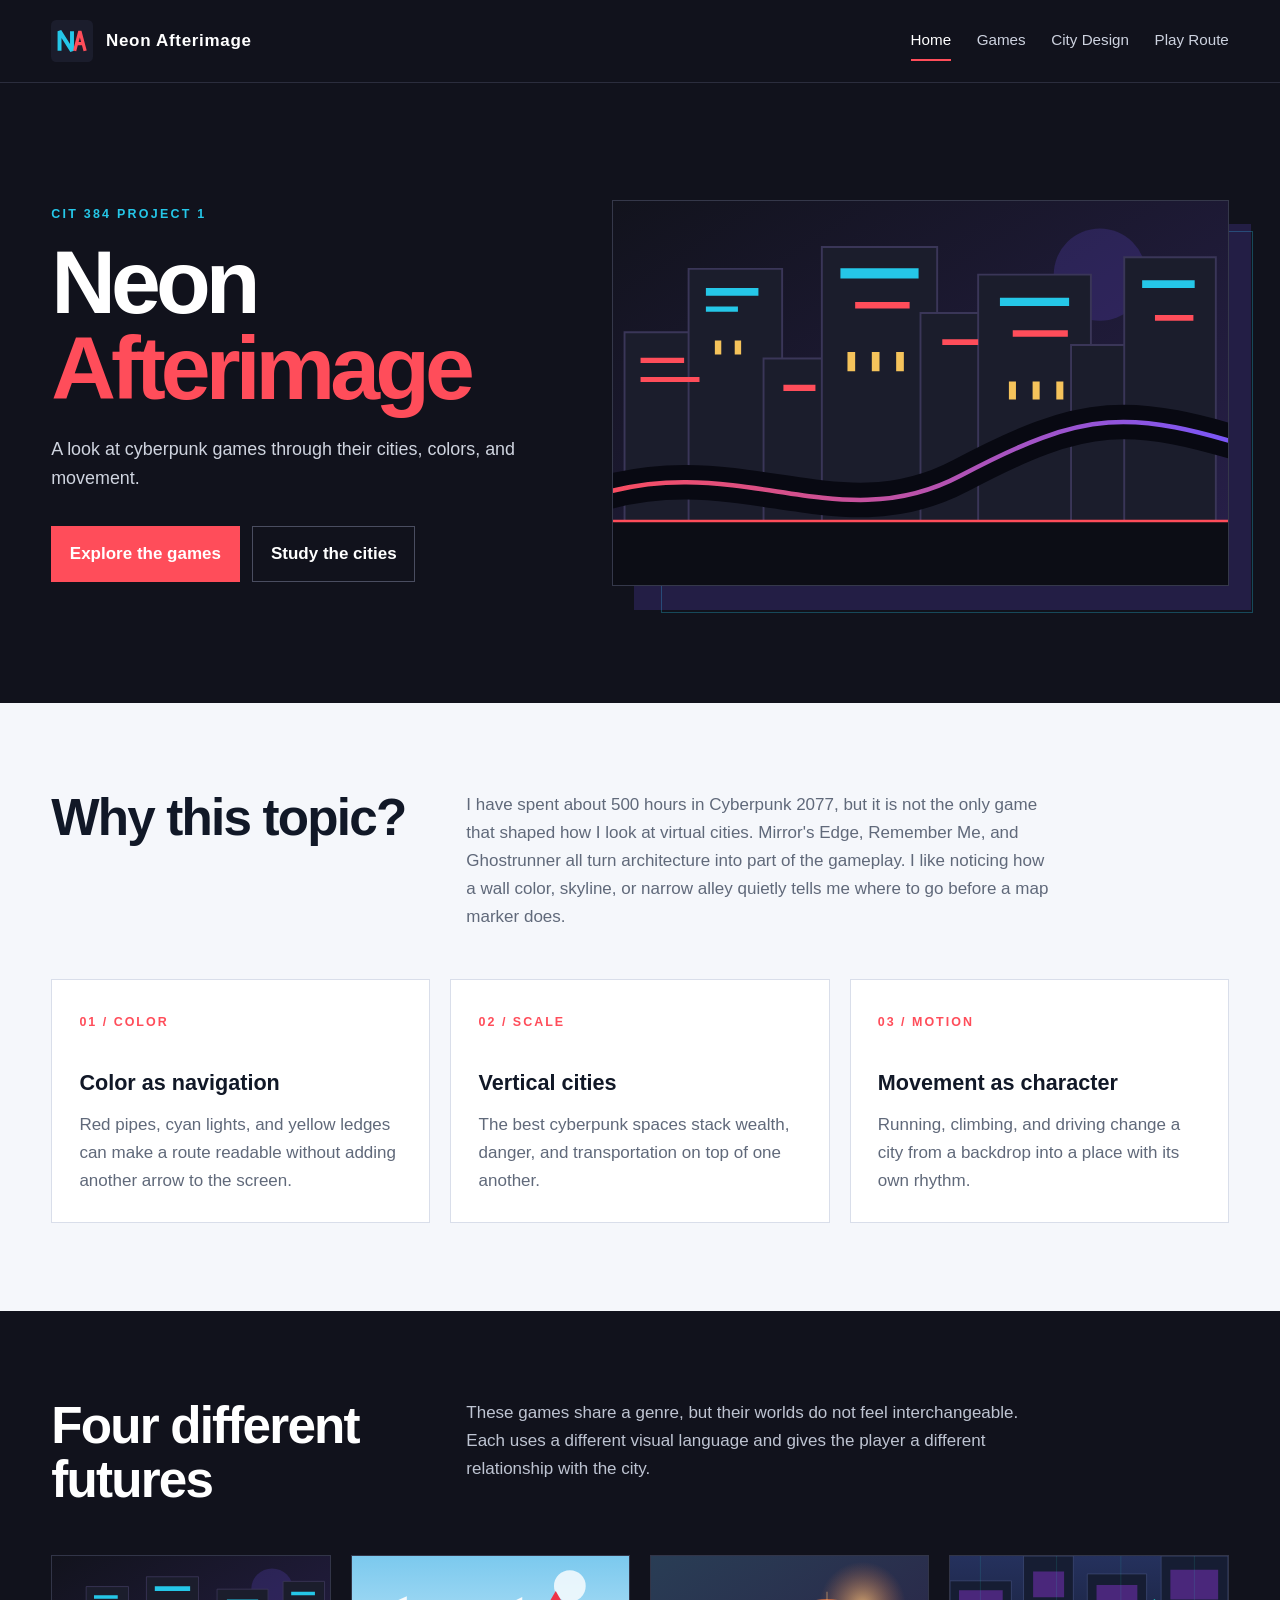
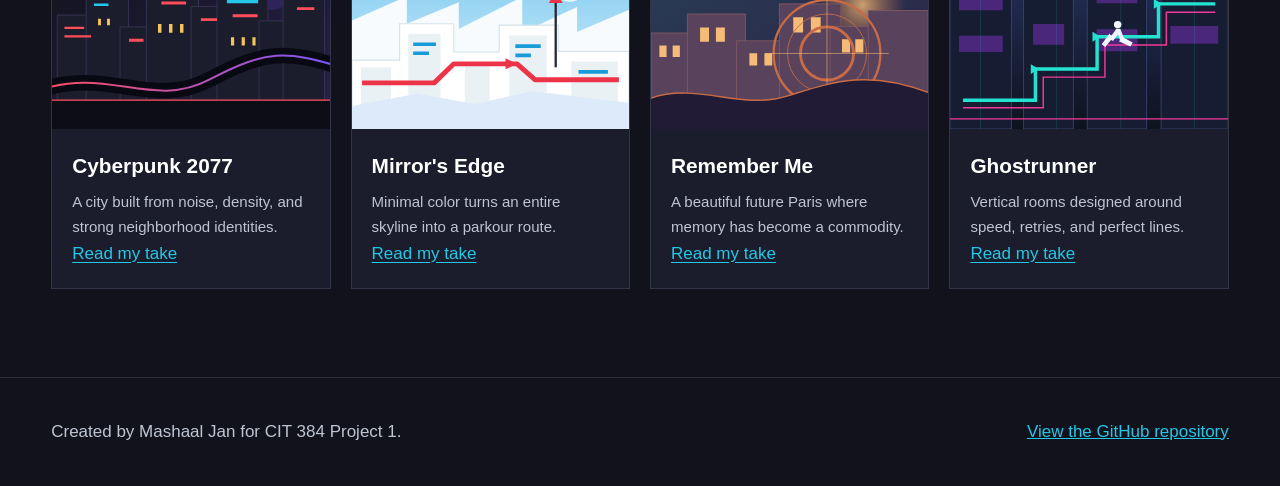
<file: index.html>
<!doctype html>
<html lang="en">
<head>
  <meta charset="utf-8">
  <meta name="viewport" content="width=device-width, initial-scale=1">
  <meta name="description" content="A personal look at cyberpunk games, their cities, and the ways they make movement memorable.">
  <title>Neon Afterimage | Cyberpunk Games and City Design</title>
  <link rel="stylesheet" href="css/styles.css">
</head>
<body>
  <a class="skip-link" href="#main-content">Skip to main content</a>
  <header class="site-header">
    <div class="nav-shell">
      <a class="brand" href="index.html"><img src="images/logo-mark.svg" alt="Neon Afterimage logo"><span>Neon Afterimage</span></a>
      <nav class="site-nav" aria-label="Main navigation">
        <ul>
          <li><a class="active" href="index.html" aria-current="page">Home</a></li>
          <li><a href="games.html">Games</a></li>
          <li><a href="cities.html">City Design</a></li>
          <li><a href="route.html">Play Route</a></li>
        </ul>
      </nav>
    </div>
  </header>

  <main id="main-content">
    <section class="hero">
      <div class="hero-grid">
        <div>
          <p class="eyebrow">CIT 384 Project 1</p>
          <h1>Neon <span>Afterimage</span></h1>
          <p class="hero-copy">A look at cyberpunk games through their cities, colors, and movement.</p>
          <div class="button-row">
            <a class="button" href="games.html">Explore the games</a>
            <a class="button secondary" href="cities.html">Study the cities</a>
          </div>
        </div>
        <div class="hero-art"><img src="images/neon-city.svg" alt="Abstract neon skyline with elevated roads"></div>
      </div>
    </section>

    <section class="section">
      <div class="section-shell">
        <div class="section-heading">
          <h2>Why this topic?</h2>
          <p>I have spent about 500 hours in Cyberpunk 2077, but it is not the only game that shaped how I look at virtual cities. Mirror's Edge, Remember Me, and Ghostrunner all turn architecture into part of the gameplay. I like noticing how a wall color, skyline, or narrow alley quietly tells me where to go before a map marker does.</p>
        </div>
        <div class="reason-grid">
          <article class="reason-card"><span class="number">01 / COLOR</span><h3>Color as navigation</h3><p>Red pipes, cyan lights, and yellow ledges can make a route readable without adding another arrow to the screen.</p></article>
          <article class="reason-card"><span class="number">02 / SCALE</span><h3>Vertical cities</h3><p>The best cyberpunk spaces stack wealth, danger, and transportation on top of one another.</p></article>
          <article class="reason-card"><span class="number">03 / MOTION</span><h3>Movement as character</h3><p>Running, climbing, and driving change a city from a backdrop into a place with its own rhythm.</p></article>
        </div>
      </div>
    </section>

    <section class="section dark">
      <div class="section-shell">
        <div class="section-heading">
          <h2>Four different futures</h2>
          <p>These games share a genre, but their worlds do not feel interchangeable. Each uses a different visual language and gives the player a different relationship with the city.</p>
        </div>
        <div class="world-grid">
          <article class="world-card"><img src="images/neon-city.svg" alt="Dense violet and cyan skyline"><div><h3>Cyberpunk 2077</h3><p>A city built from noise, density, and strong neighborhood identities.</p><a href="games.html#cyberpunk">Read my take</a></div></article>
          <article class="world-card"><img src="images/white-city.svg" alt="White rooftop crossed by red pathways"><div><h3>Mirror's Edge</h3><p>Minimal color turns an entire skyline into a parkour route.</p><a href="games.html#mirrors-edge">Read my take</a></div></article>
          <article class="world-card"><img src="images/memory-city.svg" alt="Warm layered city with memory-like rings"><div><h3>Remember Me</h3><p>A beautiful future Paris where memory has become a commodity.</p><a href="games.html#remember-me">Read my take</a></div></article>
          <article class="world-card"><img src="images/neon-runner.svg" alt="Runner moving through a tall neon city"><div><h3>Ghostrunner</h3><p>Vertical rooms designed around speed, retries, and perfect lines.</p><a href="games.html#ghostrunner">Read my take</a></div></article>
        </div>
      </div>
    </section>

  </main>
  <footer class="site-footer"><div class="footer-shell"><p>Created by Mashaal Jan for CIT 384 Project 1.</p><p><a href="https://github.com/MartianMashaal/cit384-project1">View the GitHub repository</a></p></div></footer>
</body>
</html>
</file>
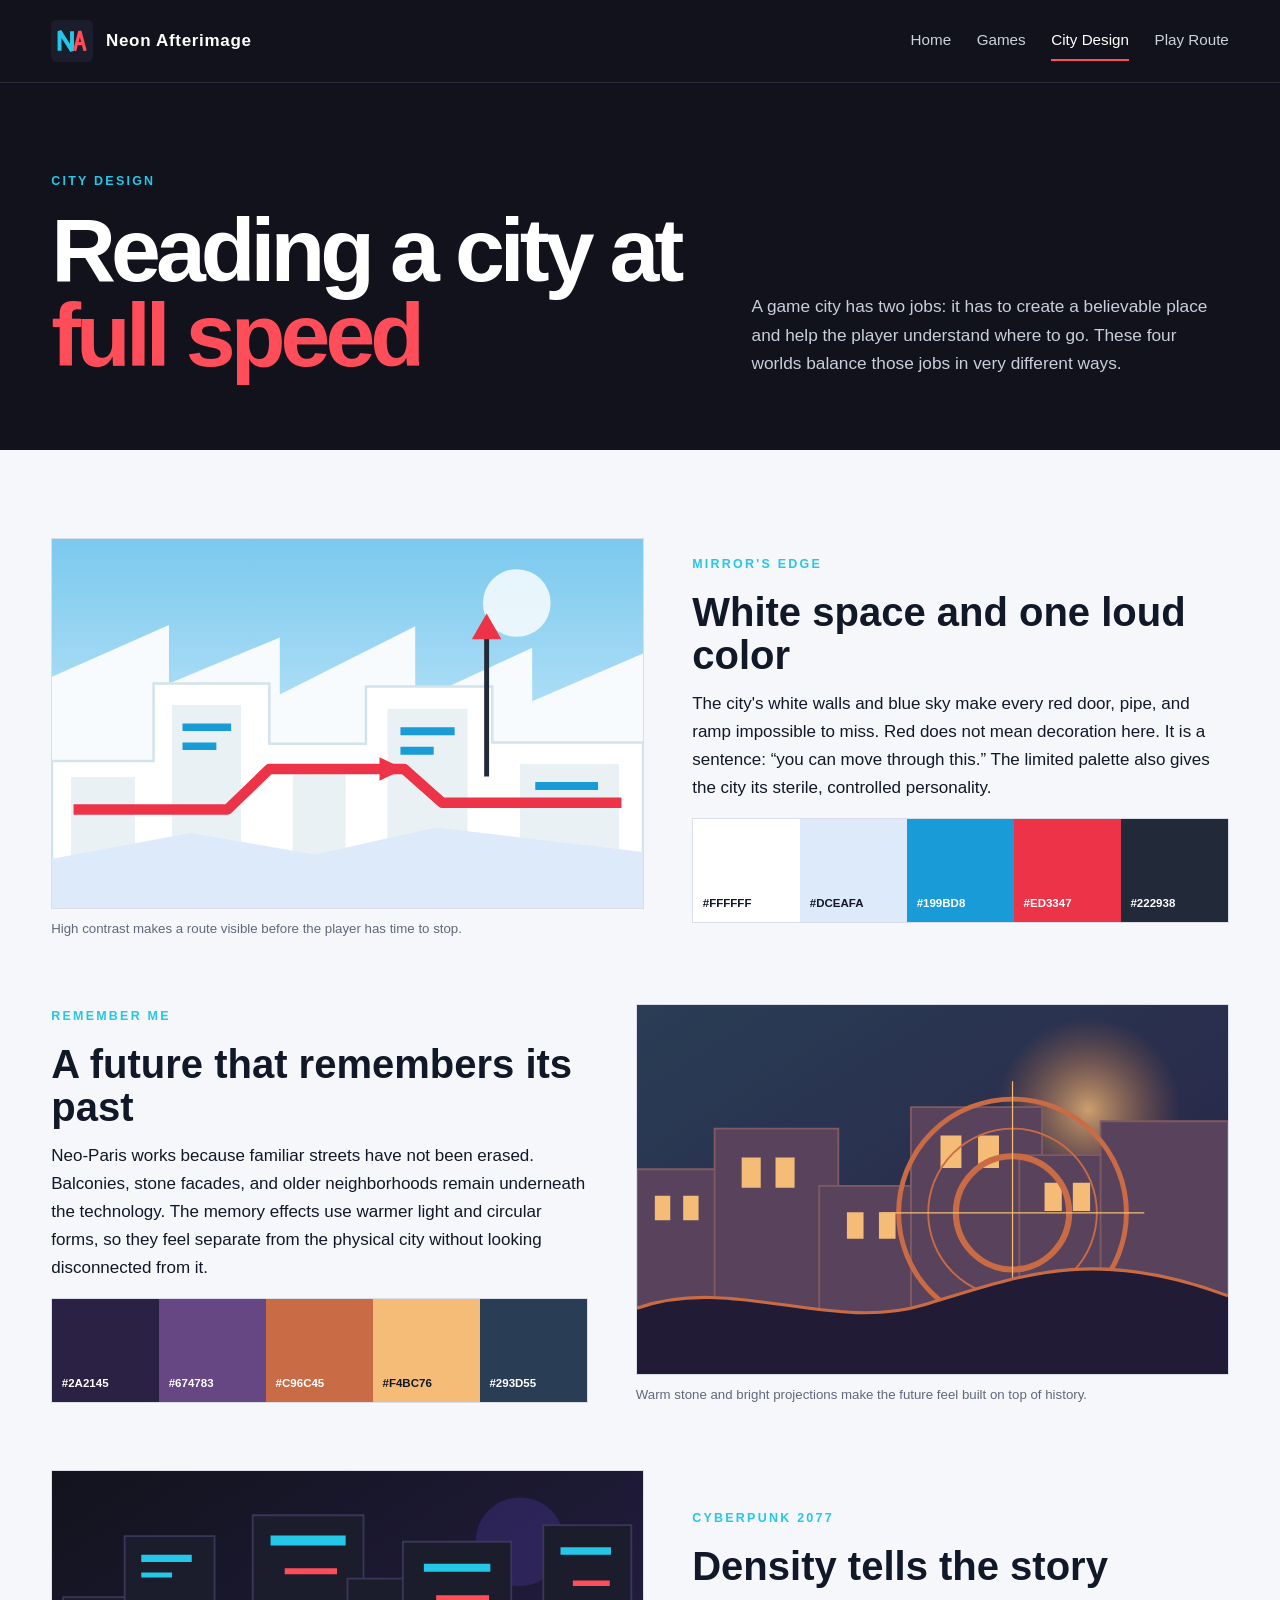
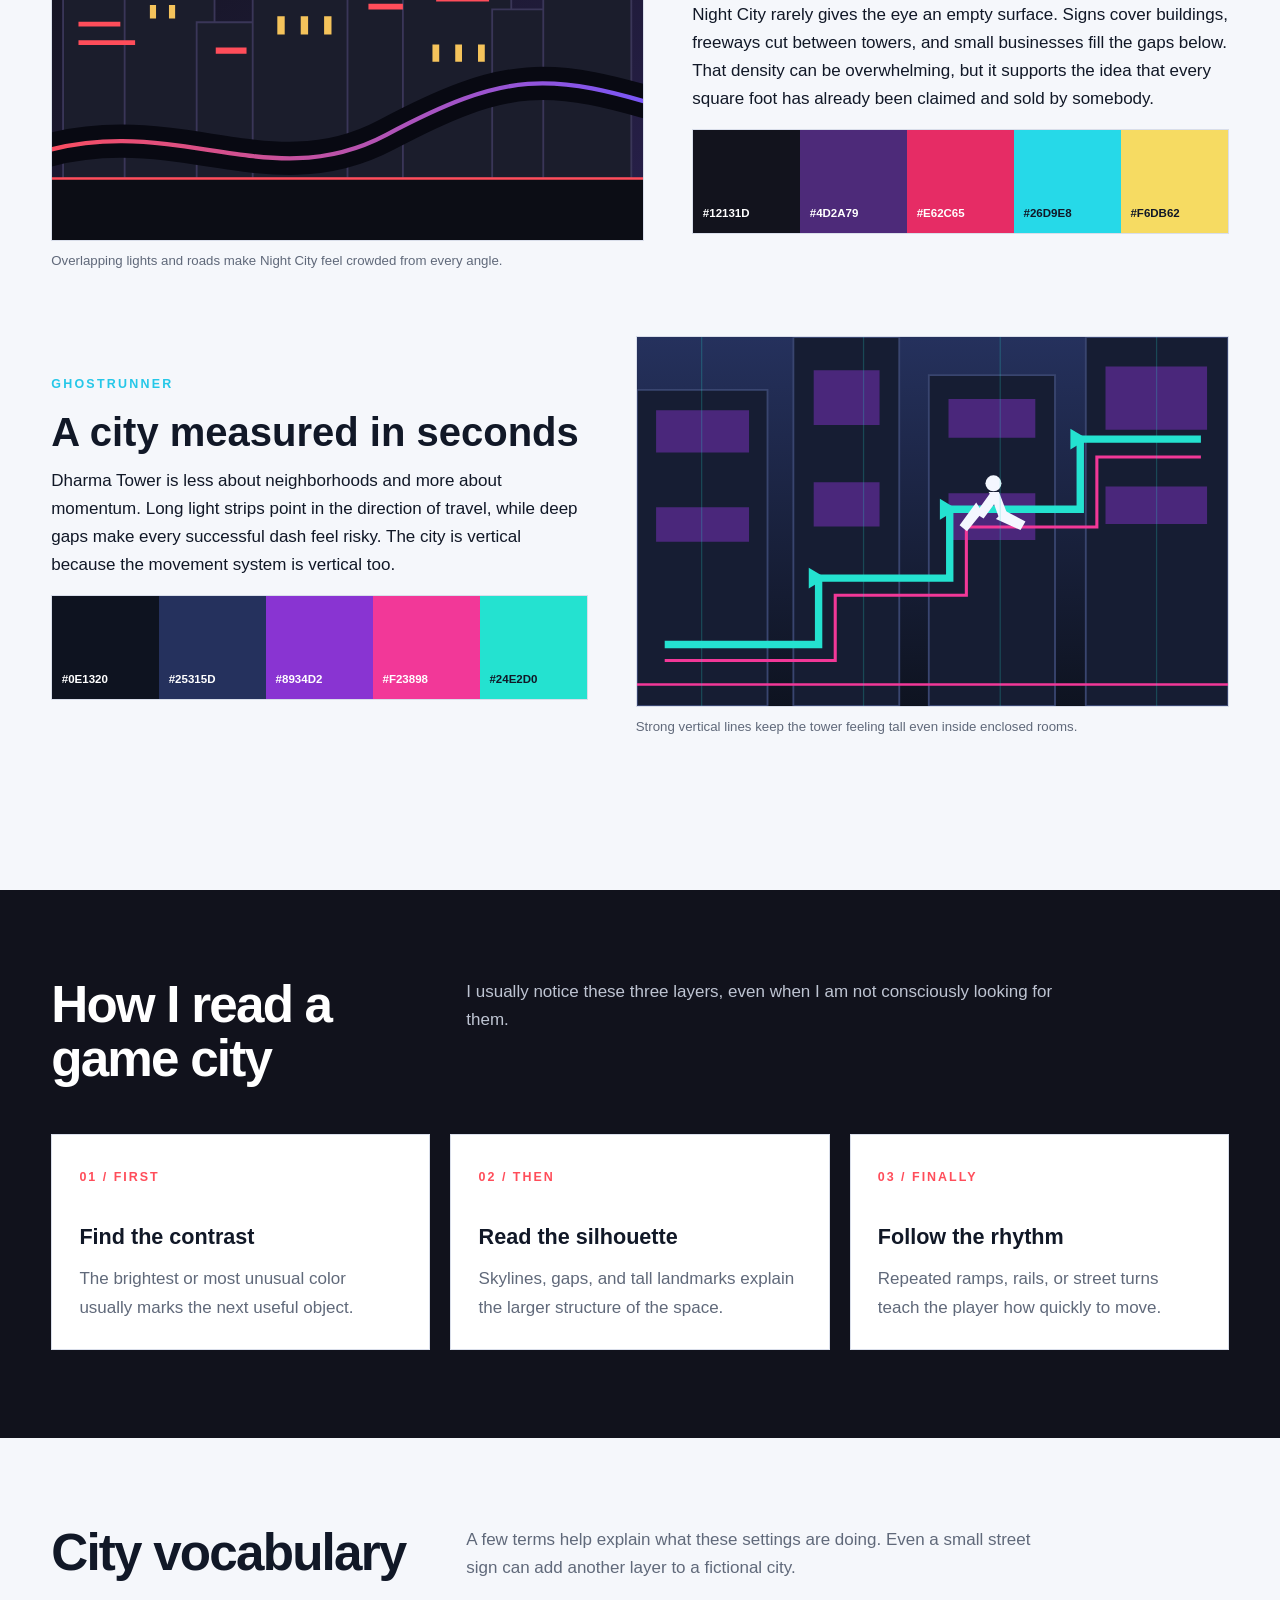
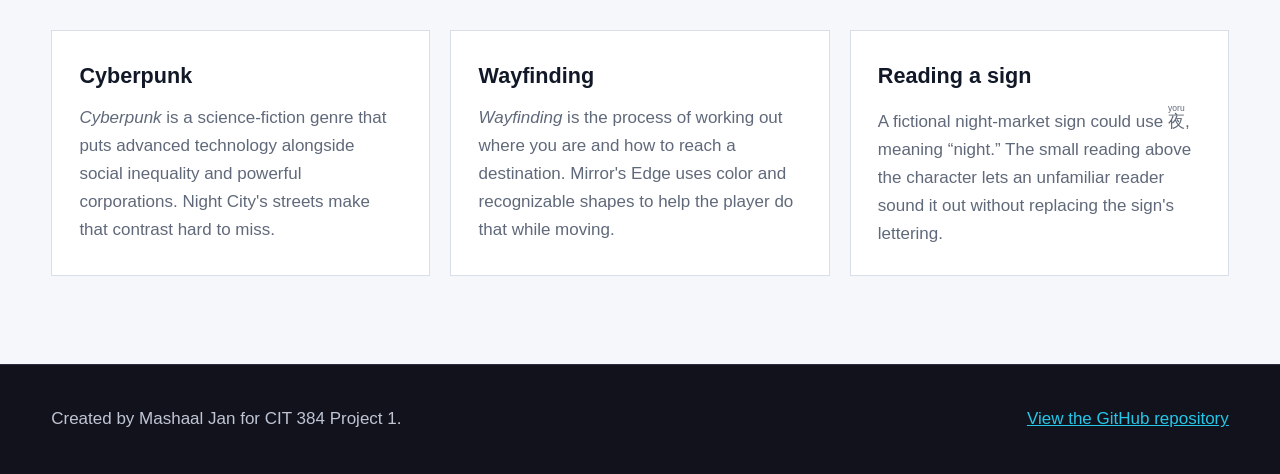
<file: cities.html>
<!doctype html>
<html lang="en">
<head>
  <meta charset="utf-8">
  <meta name="viewport" content="width=device-width, initial-scale=1">
  <meta name="description" content="A closer look at how color, scale, and movement shape memorable cyberpunk game cities.">
  <title>City Design | Neon Afterimage</title>
  <link rel="stylesheet" href="css/styles.css">
</head>
<body>
  <a class="skip-link" href="#main-content">Skip to main content</a>
  <header class="site-header"><div class="nav-shell">
    <a class="brand" href="index.html"><img src="images/logo-mark.svg" alt="Neon Afterimage logo"><span>Neon Afterimage</span></a>
    <nav class="site-nav" aria-label="Main navigation"><ul><li><a href="index.html">Home</a></li><li><a href="games.html">Games</a></li><li><a class="active" href="cities.html" aria-current="page">City Design</a></li><li><a href="route.html">Play Route</a></li></ul></nav>
  </div></header>

  <main id="main-content">
    <section class="page-hero"><div class="section-shell"><div><p class="eyebrow">City design</p><h1>Reading a city at <span>full speed</span></h1></div><p>A game city has two jobs: it has to create a believable place and help the player understand where to go. These four worlds balance those jobs in very different ways.</p></div></section>

    <section class="section"><div class="section-shell">
      <article class="city-feature">
        <figure><img src="images/white-city.svg" alt="White geometric rooftops marked by a red path"><figcaption>High contrast makes a route visible before the player has time to stop.</figcaption></figure>
        <div><p class="eyebrow">Mirror's Edge</p><h2>White space and one loud color</h2><p>The city's white walls and blue sky make every red door, pipe, and ramp impossible to miss. Red does not mean decoration here. It is a sentence: “you can move through this.” The limited palette also gives the city its sterile, controlled personality.</p>
          <div class="swatch-row" aria-label="Mirror's Edge inspired color palette"><span class="swatch light" style="background:#fff">#FFFFFF</span><span class="swatch light" style="background:#dceafa">#DCEAFA</span><span class="swatch" style="background:#199bd8">#199BD8</span><span class="swatch" style="background:#ed3347">#ED3347</span><span class="swatch" style="background:#222938">#222938</span></div>
        </div>
      </article>

      <article class="city-feature">
        <figure><img src="images/memory-city.svg" alt="Old buildings layered with orange and violet rings"><figcaption>Warm stone and bright projections make the future feel built on top of history.</figcaption></figure>
        <div><p class="eyebrow">Remember Me</p><h2>A future that remembers its past</h2><p>Neo-Paris works because familiar streets have not been erased. Balconies, stone facades, and older neighborhoods remain underneath the technology. The memory effects use warmer light and circular forms, so they feel separate from the physical city without looking disconnected from it.</p>
          <div class="swatch-row" aria-label="Remember Me inspired color palette"><span class="swatch" style="background:#2a2145">#2A2145</span><span class="swatch" style="background:#674783">#674783</span><span class="swatch" style="background:#c96c45">#C96C45</span><span class="swatch light" style="background:#f4bc76">#F4BC76</span><span class="swatch" style="background:#293d55">#293D55</span></div>
        </div>
      </article>

      <article class="city-feature">
        <figure><img src="images/neon-city.svg" alt="Dense city blocks stacked beneath neon signs"><figcaption>Overlapping lights and roads make Night City feel crowded from every angle.</figcaption></figure>
        <div><p class="eyebrow">Cyberpunk 2077</p><h2>Density tells the story</h2><p>Night City rarely gives the eye an empty surface. Signs cover buildings, freeways cut between towers, and small businesses fill the gaps below. That density can be overwhelming, but it supports the idea that every square foot has already been claimed and sold by somebody.</p>
          <div class="swatch-row" aria-label="Cyberpunk 2077 inspired color palette"><span class="swatch" style="background:#12131d">#12131D</span><span class="swatch" style="background:#4d2a79">#4D2A79</span><span class="swatch" style="background:#e62c65">#E62C65</span><span class="swatch light" style="background:#26d9e8">#26D9E8</span><span class="swatch light" style="background:#f6db62">#F6DB62</span></div>
        </div>
      </article>

      <article class="city-feature">
        <figure><img src="images/neon-runner.svg" alt="Small runner moving upward through a vertical tower"><figcaption>Strong vertical lines keep the tower feeling tall even inside enclosed rooms.</figcaption></figure>
        <div><p class="eyebrow">Ghostrunner</p><h2>A city measured in seconds</h2><p>Dharma Tower is less about neighborhoods and more about momentum. Long light strips point in the direction of travel, while deep gaps make every successful dash feel risky. The city is vertical because the movement system is vertical too.</p>
          <div class="swatch-row" aria-label="Ghostrunner inspired color palette"><span class="swatch" style="background:#0e1320">#0E1320</span><span class="swatch" style="background:#25315d">#25315D</span><span class="swatch" style="background:#8934d2">#8934D2</span><span class="swatch" style="background:#f23898">#F23898</span><span class="swatch light" style="background:#24e2d0">#24E2D0</span></div>
        </div>
      </article>
    </div></section>

    <section class="section dark"><div class="section-shell">
      <div class="section-heading"><h2>How I read a game city</h2><p>I usually notice these three layers, even when I am not consciously looking for them.</p></div>
      <div class="reason-grid">
        <article class="reason-card"><span class="number">01 / FIRST</span><h3>Find the contrast</h3><p>The brightest or most unusual color usually marks the next useful object.</p></article>
        <article class="reason-card"><span class="number">02 / THEN</span><h3>Read the silhouette</h3><p>Skylines, gaps, and tall landmarks explain the larger structure of the space.</p></article>
        <article class="reason-card"><span class="number">03 / FINALLY</span><h3>Follow the rhythm</h3><p>Repeated ramps, rails, or street turns teach the player how quickly to move.</p></article>
      </div>
    </div></section>
    <section class="section" id="city-vocabulary"><div class="section-shell">
      <div class="section-heading"><h2>City vocabulary</h2><p>A few terms help explain what these settings are doing. Even a small street sign can add another layer to a fictional city.</p></div>
      <div class="reason-grid">
        <article class="reason-card"><h3>Cyberpunk</h3>
          <!-- MDN ELEMENT 1: dfn marks the term being defined by its surrounding paragraph. https://developer.mozilla.org/en-US/docs/Web/HTML/Reference/Elements/dfn -->
          <p><dfn>Cyberpunk</dfn> is a science-fiction genre that puts advanced technology alongside social inequality and powerful corporations. Night City's streets make that contrast hard to miss.</p>
        </article>
        <article class="reason-card"><h3>Wayfinding</h3>
          <p><dfn>Wayfinding</dfn> is the process of working out where you are and how to reach a destination. Mirror's Edge uses color and recognizable shapes to help the player do that while moving.</p>
        </article>
        <article class="reason-card"><h3>Reading a sign</h3>
          <!-- MDN ELEMENT 2: ruby groups a character with a pronunciation annotation. This is an original sign example, not text taken from a game. https://developer.mozilla.org/en-US/docs/Web/HTML/Reference/Elements/ruby -->
          <!-- MDN ELEMENT 3: rt supplies the pronunciation above the Japanese character inside ruby. https://developer.mozilla.org/en-US/docs/Web/HTML/Reference/Elements/rt -->
          <p>A fictional night-market sign could use <ruby lang="ja">夜<rt lang="ja-Latn">yoru</rt></ruby>, meaning “night.” The small reading above the character lets an unfamiliar reader sound it out without replacing the sign's lettering.</p>
        </article>
      </div>
    </div></section>
  </main>
  <footer class="site-footer"><div class="footer-shell"><p>Created by Mashaal Jan for CIT 384 Project 1.</p><p><a href="https://github.com/MartianMashaal/cit384-project1">View the GitHub repository</a></p></div></footer>
</body>
</html>
</file>
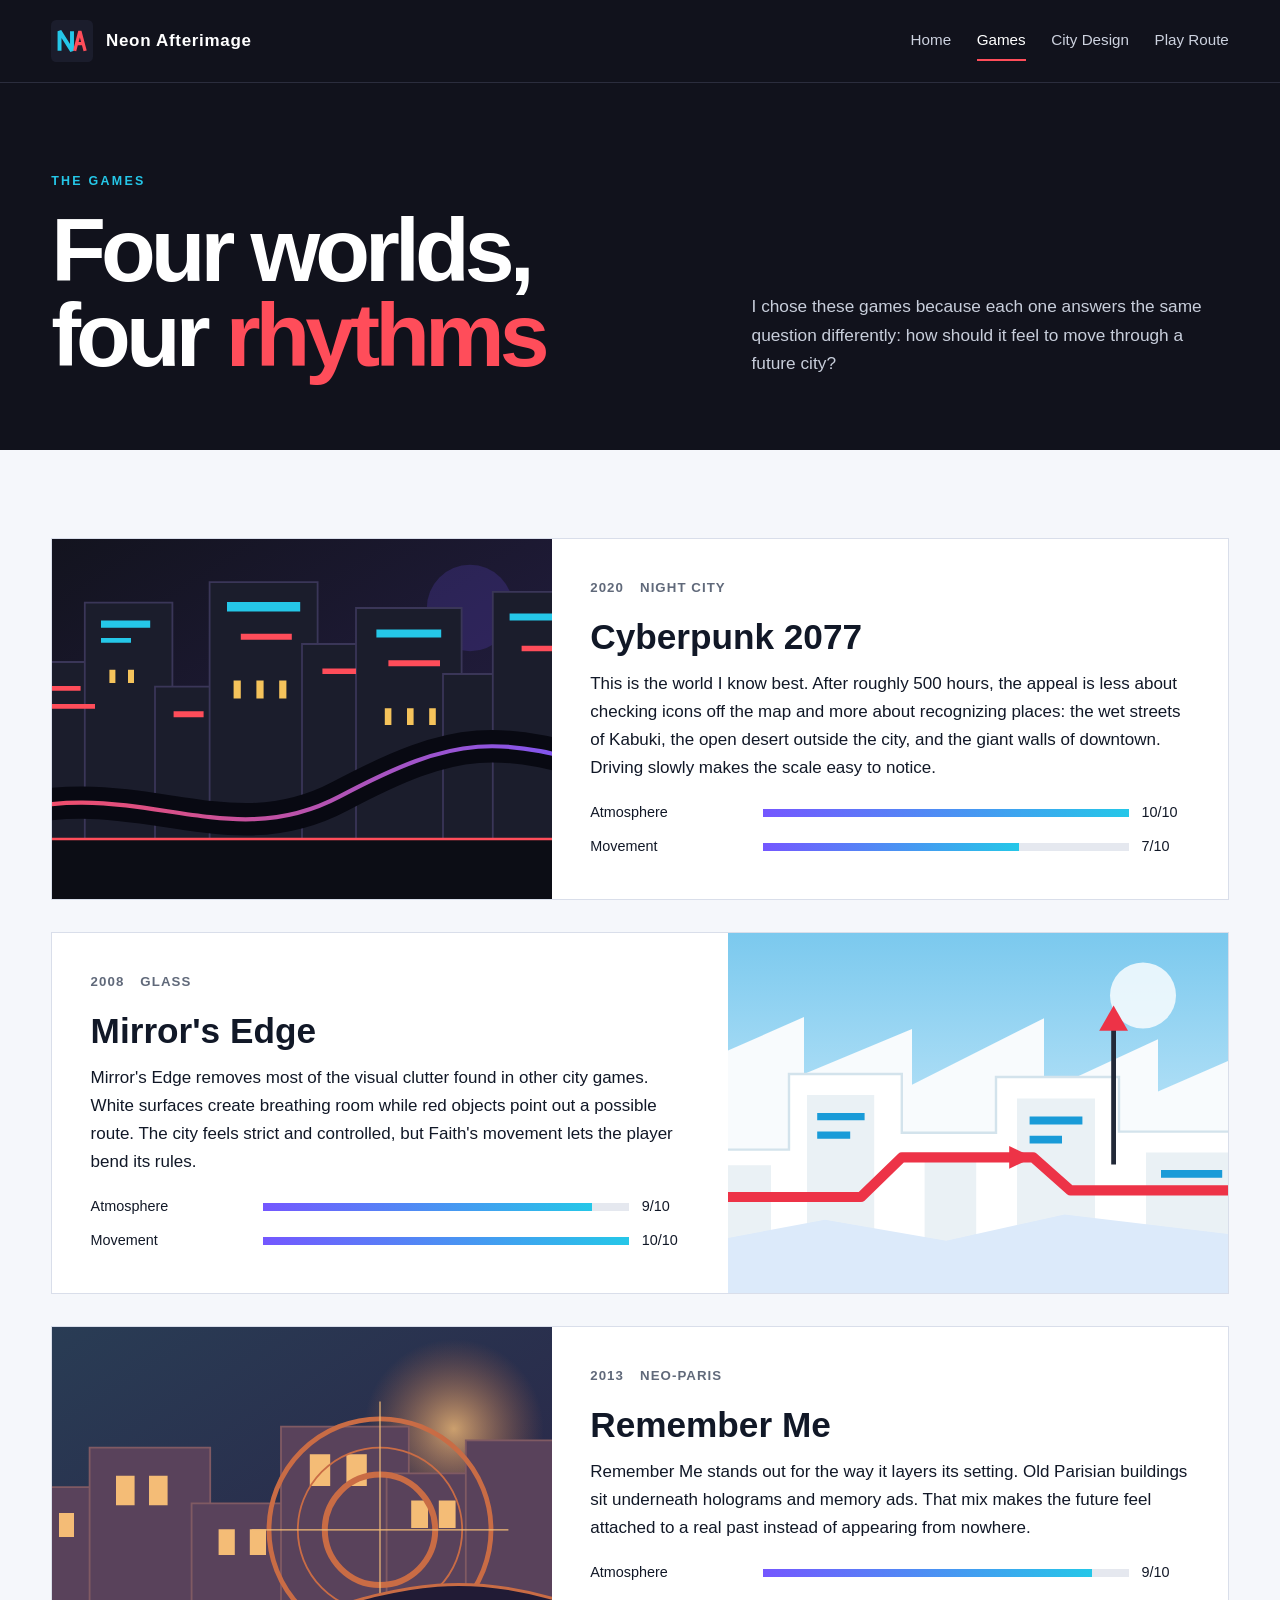
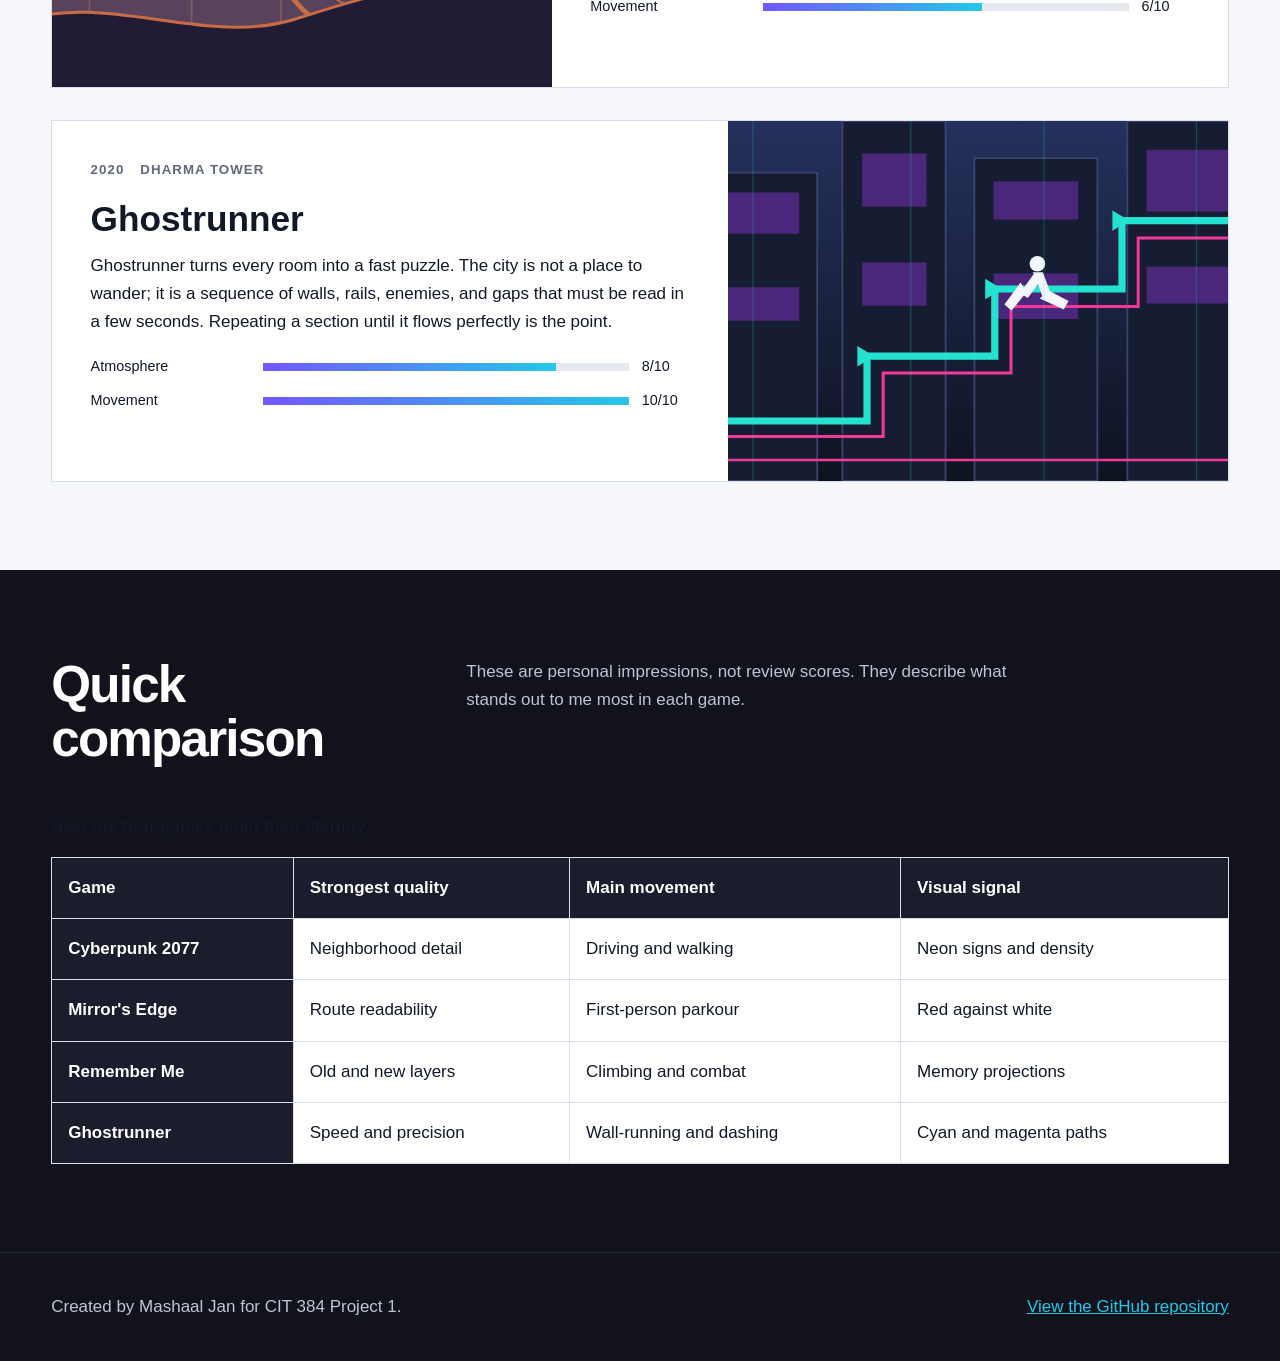
<file: games.html>
<!doctype html>
<html lang="en">
<head>
  <meta charset="utf-8">
  <meta name="viewport" content="width=device-width, initial-scale=1">
  <meta name="description" content="Four cyberpunk games compared through atmosphere, movement, and world design.">
  <title>The Games | Neon Afterimage</title>
  <link rel="stylesheet" href="css/styles.css">
</head>
<body>
  <a class="skip-link" href="#main-content">Skip to main content</a>
  <header class="site-header">
    <div class="nav-shell">
      <a class="brand" href="index.html"><img src="images/logo-mark.svg" alt="Neon Afterimage logo"><span>Neon Afterimage</span></a>
      <nav class="site-nav" aria-label="Main navigation"><ul>
        <li><a href="index.html">Home</a></li><li><a class="active" href="games.html" aria-current="page">Games</a></li><li><a href="cities.html">City Design</a></li><li><a href="route.html">Play Route</a></li>
      </ul></nav>
    </div>
  </header>

  <main id="main-content">
    <section class="page-hero"><div class="section-shell"><div><p class="eyebrow">The games</p><h1>Four worlds, four <span>rhythms</span></h1></div><p>I chose these games because each one answers the same question differently: how should it feel to move through a future city?</p></div></section>

    <section class="section"><div class="section-shell game-list">
      <article class="game-card" id="cyberpunk">
        <figure><img src="images/neon-city.svg" alt="Abstract crowded skyline representing Night City"></figure>
        <div class="game-card-content">
          <p class="game-kicker">
            <time datetime="2020">2020</time><span>Night City</span>
          </p>
          <h2><data value="cp2077">Cyberpunk 2077</data></h2>
          <p>This is the world I know best. After roughly 500 hours, the appeal is less about checking icons off the map and more about recognizing places: the wet streets of Kabuki, the open desert outside the city, and the giant walls of downtown. Driving slowly makes the scale easy to notice.</p>
          <div class="meter-row"><label for="cyberpunk-atmosphere">Atmosphere</label><meter id="cyberpunk-atmosphere" min="0" max="10" value="10">10 out of 10</meter><span>10/10</span></div>
          <div class="meter-row"><label for="cyberpunk-movement">Movement</label><meter id="cyberpunk-movement" min="0" max="10" value="7">7 out of 10</meter><span>7/10</span></div>
        </div>
      </article>

      <article class="game-card" id="mirrors-edge">
        <figure><img src="images/white-city.svg" alt="White and blue rooftops with a red route"></figure>
        <div class="game-card-content">
          <p class="game-kicker"><time datetime="2008">2008</time><span>Glass</span></p>
          <h2><data value="mirrors-edge">Mirror's Edge</data></h2>
          <p>Mirror's Edge removes most of the visual clutter found in other city games. White surfaces create breathing room while red objects point out a possible route. The city feels strict and controlled, but Faith's movement lets the player bend its rules.</p>
          <div class="meter-row"><label for="mirror-atmosphere">Atmosphere</label><meter id="mirror-atmosphere" min="0" max="10" value="9">9 out of 10</meter><span>9/10</span></div>
          <div class="meter-row"><label for="mirror-movement">Movement</label><meter id="mirror-movement" min="0" max="10" value="10">10 out of 10</meter><span>10/10</span></div>
        </div>
      </article>

      <article class="game-card" id="remember-me">
        <figure><img src="images/memory-city.svg" alt="Layered orange and violet city representing Neo-Paris"></figure>
        <div class="game-card-content">
          <p class="game-kicker"><time datetime="2013">2013</time><span>Neo-Paris</span></p>
          <h2><data value="remember-me">Remember Me</data></h2>
          <p>Remember Me stands out for the way it layers its setting. Old Parisian buildings sit underneath holograms and memory ads. That mix makes the future feel attached to a real past instead of appearing from nowhere.</p>
          <div class="meter-row"><label for="remember-atmosphere">Atmosphere</label><meter id="remember-atmosphere" min="0" max="10" value="9">9 out of 10</meter><span>9/10</span></div>
          <div class="meter-row"><label for="remember-movement">Movement</label><meter id="remember-movement" min="0" max="10" value="6">6 out of 10</meter><span>6/10</span></div>
        </div>
      </article>

      <article class="game-card" id="ghostrunner">
        <figure><img src="images/neon-runner.svg" alt="Runner silhouette inside a tall neon tower"></figure>
        <div class="game-card-content">
          <p class="game-kicker"><time datetime="2020">2020</time><span>Dharma Tower</span></p>
          <h2><data value="ghostrunner">Ghostrunner</data></h2>
          <p>Ghostrunner turns every room into a fast puzzle. The city is not a place to wander; it is a sequence of walls, rails, enemies, and gaps that must be read in a few seconds. Repeating a section until it flows perfectly is the point.</p>
          <div class="meter-row"><label for="ghost-atmosphere">Atmosphere</label><meter id="ghost-atmosphere" min="0" max="10" value="8">8 out of 10</meter><span>8/10</span></div>
          <div class="meter-row"><label for="ghost-movement">Movement</label><meter id="ghost-movement" min="0" max="10" value="10">10 out of 10</meter><span>10/10</span></div>
        </div>
      </article>
    </div></section>

    <section class="section dark"><div class="section-shell">
      <div class="section-heading"><h2>Quick comparison</h2><p>These are personal impressions, not review scores. They describe what stands out to me most in each game.</p></div>
      <div class="table-wrap"><table class="comparison-table">
        <caption>How the four games build their identity</caption>
        <thead><tr><th scope="col">Game</th><th scope="col">Strongest quality</th><th scope="col">Main movement</th><th scope="col">Visual signal</th></tr></thead>
        <tbody>
          <tr><th scope="row">Cyberpunk 2077</th><td>Neighborhood detail</td><td>Driving and walking</td><td>Neon signs and density</td></tr>
          <tr><th scope="row">Mirror's Edge</th><td>Route readability</td><td>First-person parkour</td><td>Red against white</td></tr>
          <tr><th scope="row">Remember Me</th><td>Old and new layers</td><td>Climbing and combat</td><td>Memory projections</td></tr>
          <tr><th scope="row">Ghostrunner</th><td>Speed and precision</td><td>Wall-running and dashing</td><td>Cyan and magenta paths</td></tr>
        </tbody>
      </table></div>
    </div></section>
  </main>
  <footer class="site-footer"><div class="footer-shell"><p>Created by Mashaal Jan for CIT 384 Project 1.</p><p><a href="https://github.com/MartianMashaal/cit384-project1">View the GitHub repository</a></p></div></footer>
</body>
</html>
</file>
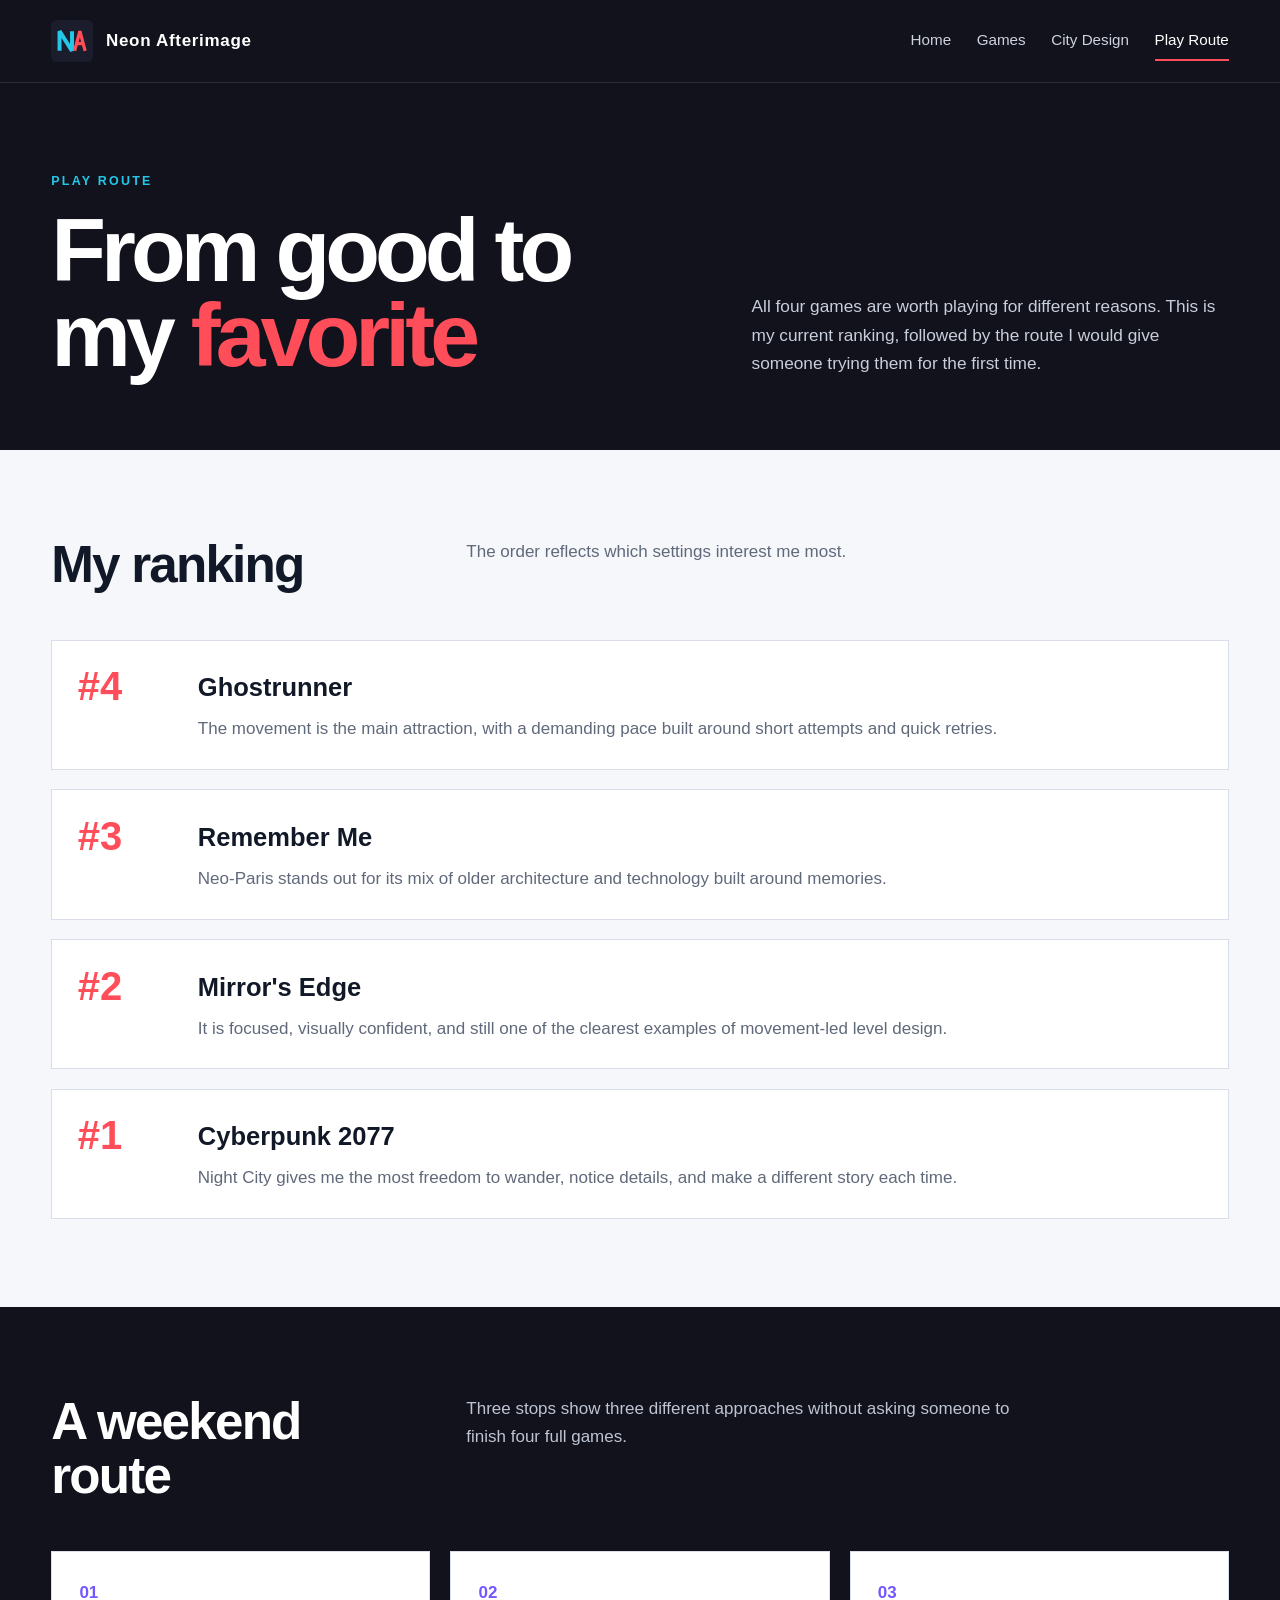
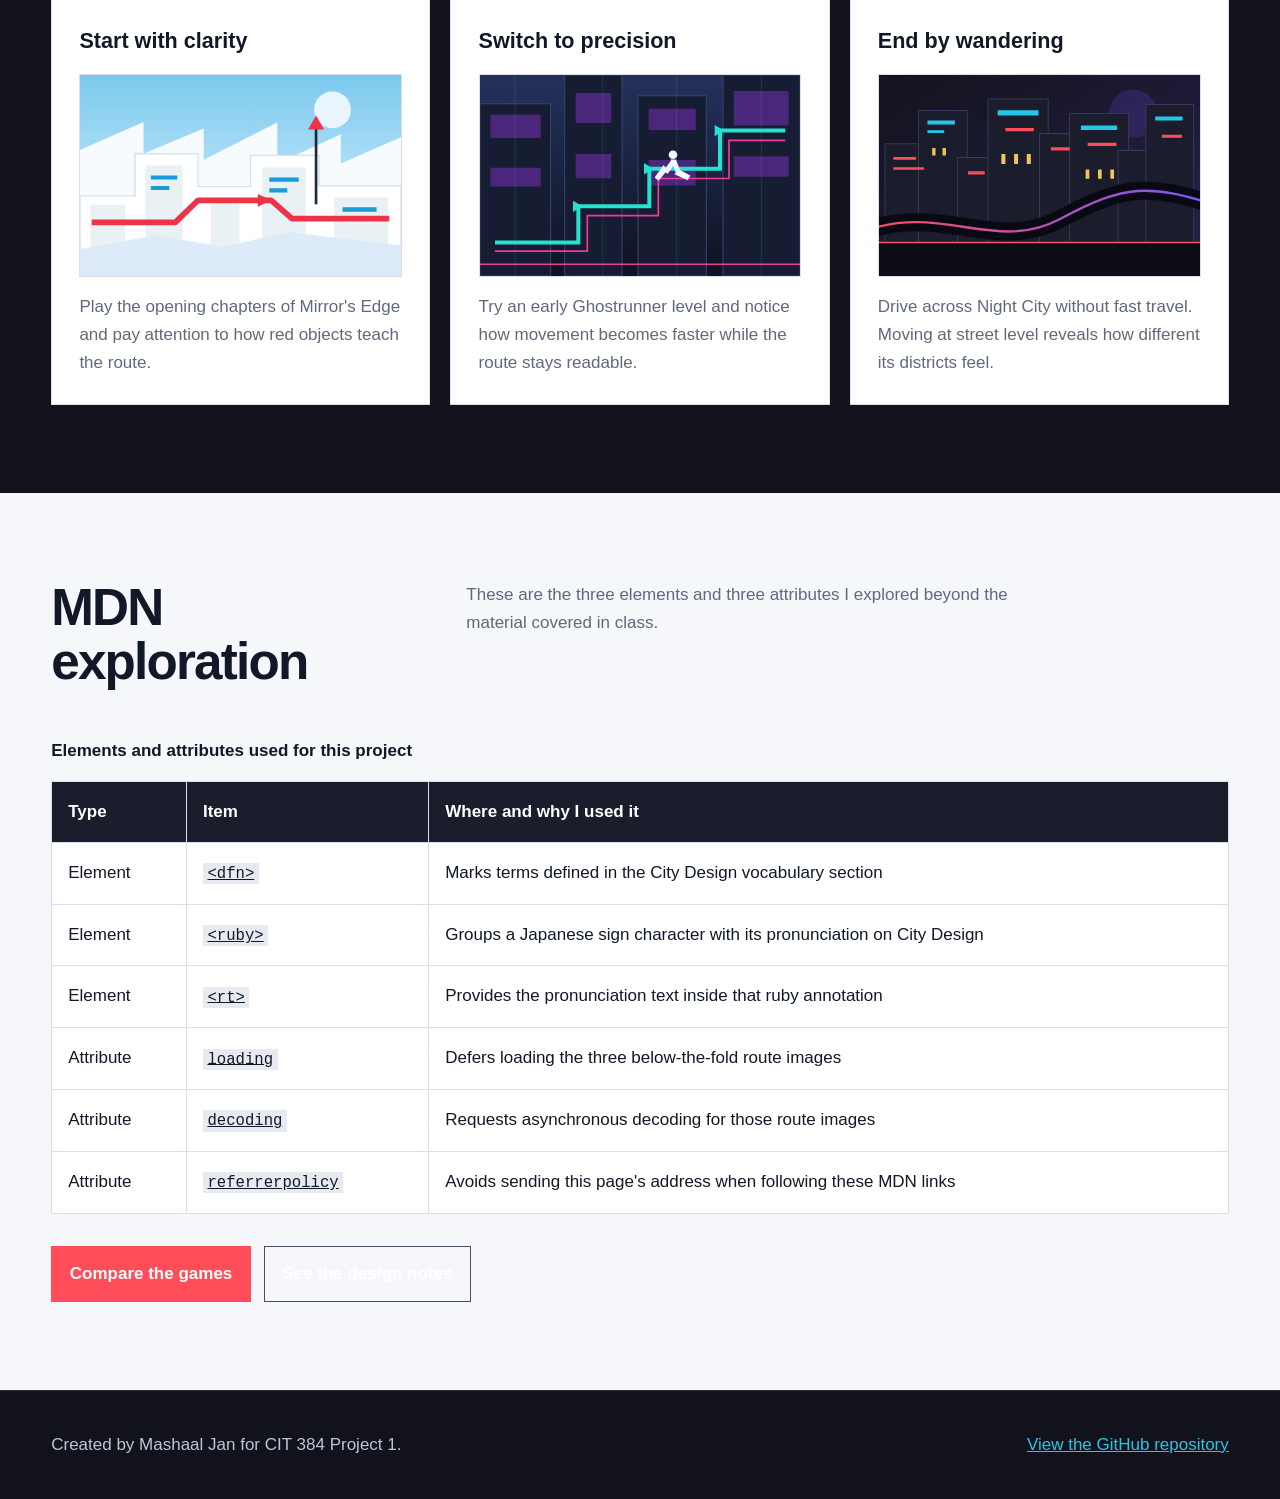
<file: route.html>
<!doctype html>
<html lang="en">
<head>
  <meta charset="utf-8">
  <meta name="viewport" content="width=device-width, initial-scale=1">
  <meta name="description" content="A personal ranking and weekend play route through four cyberpunk games.">
  <title>Play Route | Neon Afterimage</title>
  <link rel="stylesheet" href="css/styles.css">
</head>
<body>
  <a class="skip-link" href="#main-content">Skip to main content</a>
  <header class="site-header"><div class="nav-shell">
    <a class="brand" href="index.html"><img src="images/logo-mark.svg" alt="Neon Afterimage logo"><span>Neon Afterimage</span></a>
    <nav class="site-nav" aria-label="Main navigation"><ul><li><a href="index.html">Home</a></li><li><a href="games.html">Games</a></li><li><a href="cities.html">City Design</a></li><li><a class="active" href="route.html" aria-current="page">Play Route</a></li></ul></nav>
  </div></header>

  <main id="main-content">
    <section class="page-hero"><div class="section-shell"><div><p class="eyebrow">Play route</p><h1>From good to my <span>favorite</span></h1></div><p>All four games are worth playing for different reasons. This is my current ranking, followed by the route I would give someone trying them for the first time.</p></div></section>

    <section class="section"><div class="section-shell">
      <div class="section-heading"><h2>My ranking</h2><p>The order reflects which settings interest me most.</p></div>
      <ol class="ranking" reversed>
        <li><div><h2>Ghostrunner</h2><p>The movement is the main attraction, with a demanding pace built around short attempts and quick retries.</p></div></li>
        <li><div><h2>Remember Me</h2><p>Neo-Paris stands out for its mix of older architecture and technology built around memories.</p></div></li>
        <li><div><h2>Mirror's Edge</h2><p>It is focused, visually confident, and still one of the clearest examples of movement-led level design.</p></div></li>
        <li><div><h2>Cyberpunk 2077</h2><p>Night City gives me the most freedom to wander, notice details, and make a different story each time.</p></div></li>
      </ol>
    </div></section>

    <section class="section dark"><div class="section-shell">
      <div class="section-heading"><h2>A weekend route</h2><p>Three stops show three different approaches without asking someone to finish four full games.</p></div>
      <div class="route-grid">
        <article class="route-card"><h3>Start with clarity</h3>
          <!-- MDN ATTRIBUTE 1: loading="lazy" allows this below-the-fold image to load when it approaches the viewport. https://developer.mozilla.org/en-US/docs/Web/HTML/Reference/Elements/img#loading -->
          <!-- MDN ATTRIBUTE 2: decoding="async" hints that the browser can display other content without waiting for this image to decode. https://developer.mozilla.org/en-US/docs/Web/HTML/Reference/Elements/img#decoding -->
          <img src="images/white-city.svg" loading="lazy" decoding="async" width="960" height="600" alt="Minimal white city with a red movement route"><p>Play the opening chapters of Mirror's Edge and pay attention to how red objects teach the route.</p></article>
        <article class="route-card"><h3>Switch to precision</h3><img src="images/neon-runner.svg" loading="lazy" decoding="async" width="960" height="600" alt="Vertical neon path through a dark tower"><p>Try an early Ghostrunner level and notice how movement becomes faster while the route stays readable.</p></article>
        <article class="route-card"><h3>End by wandering</h3><img src="images/neon-city.svg" loading="lazy" decoding="async" width="960" height="600" alt="Dense neon city seen from above"><p>Drive across Night City without fast travel. Moving at street level reveals how different its districts feel.</p></article>
      </div>
    </div></section>

    <section class="section"><div class="section-shell">
      <div class="section-heading"><h2>MDN exploration</h2><p>These are the three elements and three attributes I explored beyond the material covered in class.</p></div>
      <div class="table-wrap"><table class="mdn-table">
        <caption>Elements and attributes used for this project</caption>
        <thead><tr><th scope="col">Type</th><th scope="col">Item</th><th scope="col">Where and why I used it</th></tr></thead>
        <tbody>
          <!-- MDN ATTRIBUTE 3: referrerpolicy="no-referrer" keeps this page's address out of the Referer header when a visitor follows an external documentation link. https://developer.mozilla.org/en-US/docs/Web/HTML/Reference/Elements/a#referrerpolicy -->
          <tr><td>Element</td><td><a href="https://developer.mozilla.org/en-US/docs/Web/HTML/Reference/Elements/dfn" referrerpolicy="no-referrer"><code>&lt;dfn&gt;</code></a></td><td>Marks terms defined in the City Design vocabulary section</td></tr>
          <tr><td>Element</td><td><a href="https://developer.mozilla.org/en-US/docs/Web/HTML/Reference/Elements/ruby" referrerpolicy="no-referrer"><code>&lt;ruby&gt;</code></a></td><td>Groups a Japanese sign character with its pronunciation on City Design</td></tr>
          <tr><td>Element</td><td><a href="https://developer.mozilla.org/en-US/docs/Web/HTML/Reference/Elements/rt" referrerpolicy="no-referrer"><code>&lt;rt&gt;</code></a></td><td>Provides the pronunciation text inside that ruby annotation</td></tr>
          <tr><td>Attribute</td><td><a href="https://developer.mozilla.org/en-US/docs/Web/HTML/Reference/Elements/img#loading" referrerpolicy="no-referrer"><code>loading</code></a></td><td>Defers loading the three below-the-fold route images</td></tr>
          <tr><td>Attribute</td><td><a href="https://developer.mozilla.org/en-US/docs/Web/HTML/Reference/Elements/img#decoding" referrerpolicy="no-referrer"><code>decoding</code></a></td><td>Requests asynchronous decoding for those route images</td></tr>
          <tr><td>Attribute</td><td><a href="https://developer.mozilla.org/en-US/docs/Web/HTML/Reference/Elements/a#referrerpolicy" referrerpolicy="no-referrer"><code>referrerpolicy</code></a></td><td>Avoids sending this page's address when following these MDN links</td></tr>
        </tbody>
      </table></div>
      <div class="button-row"><a class="button" href="games.html">Compare the games</a><a class="button secondary" href="cities.html">See the design notes</a></div>
    </div></section>

  </main>
  <footer class="site-footer"><div class="footer-shell"><p>Created by Mashaal Jan for CIT 384 Project 1.</p><p><a href="https://github.com/MartianMashaal/cit384-project1">View the GitHub repository</a></p></div></footer>
</body>
</html>
</file>
<file: css/styles.css>
:root {
  --ink: #111827;
  --paper: #f5f7fb;
  --white: #ffffff;
  --muted: #60697a;
  --line: #d9deea;
  --night: #11121c;
  --night-soft: #1b1d2c;
  --red: #ff4d5a;
  --cyan: #25c7e8;
  --violet: #7457ff;
  --content-width: 1180px;
}

* { box-sizing: border-box; }
html { scroll-behavior: smooth; }

body {
  margin: 0;
  color: var(--ink);
  background: var(--paper);
  font-family: Arial, Helvetica, sans-serif;
  font-size: 17px;
  line-height: 1.65;
}

img { display: block; max-width: 100%; }
a { color: inherit; }
data { font: inherit; }

.skip-link {
  position: absolute;
  left: 1rem;
  top: -5rem;
  z-index: 10;
  padding: .75rem 1rem;
  color: white;
  background: var(--violet);
}
.skip-link:focus { top: 1rem; }

.site-header {
  color: white;
  background: var(--night);
  border-bottom: 1px solid #2b2d3d;
}

.nav-shell, .section-shell, .footer-shell {
  width: min(92%, var(--content-width));
  margin: 0 auto;
}

.nav-shell {
  min-height: 82px;
  display: flex;
  align-items: center;
  justify-content: space-between;
  gap: 2rem;
}

.brand {
  display: flex;
  align-items: center;
  gap: .8rem;
  color: white;
  text-decoration: none;
  font-weight: 800;
  letter-spacing: .04em;
}
.brand img { width: 42px; height: 42px; }
.site-nav ul { display: flex; gap: 1.6rem; margin: 0; padding: 0; list-style: none; }
.site-nav a {
  display: block;
  padding: .4rem 0;
  color: #cdd2df;
  border-bottom: 2px solid transparent;
  text-decoration: none;
  font-size: .95rem;
}
.site-nav a:hover, .site-nav a:focus, .site-nav a.active {
  color: white;
  border-bottom-color: var(--red);
}

.hero, .page-hero { color: white; background: var(--night); }
.hero-grid {
  width: min(92%, var(--content-width));
  min-height: 620px;
  margin: 0 auto;
  padding: 4.5rem 0;
  display: grid;
  grid-template-columns: .9fr 1.1fr;
  align-items: center;
  gap: 3.5rem;
}
.eyebrow {
  margin: 0 0 1rem;
  color: var(--cyan);
  font-size: .78rem;
  font-weight: 800;
  letter-spacing: .18em;
  text-transform: uppercase;
}
.hero h1, .page-hero h1 {
  margin: 0;
  max-width: 13ch;
  font-size: clamp(3rem, 7vw, 5.8rem);
  line-height: .95;
  letter-spacing: -.055em;
}
.hero h1 span, .page-hero h1 span { color: var(--red); }
.hero-copy { max-width: 58ch; margin: 1.5rem 0 0; color: #cfd4df; font-size: 1.12rem; }
.hero-art { position: relative; }
.hero-art::before {
  content: "";
  position: absolute;
  inset: 8% -4% -7% 8%;
  border: 1px solid rgba(37, 199, 232, .3);
}
.hero-art img {
  position: relative;
  width: 100%;
  border: 1px solid #35384a;
  box-shadow: 22px 24px 0 rgba(116, 87, 255, .18);
}

.button-row { display: flex; flex-wrap: wrap; gap: .8rem; margin-top: 2rem; }
.button {
  display: inline-block;
  padding: .82rem 1.1rem;
  border: 1px solid var(--red);
  background: var(--red);
  color: white;
  text-decoration: none;
  font-weight: 700;
}
.button:hover, .button:focus { background: #db3443; }
.button.secondary { border-color: #4a4d60; background: transparent; }
.button.secondary:hover, .button.secondary:focus { border-color: var(--cyan); color: var(--cyan); }

.section { padding: 5.5rem 0; }
.section.dark { color: white; background: var(--night); }
.section-heading {
  display: grid;
  grid-template-columns: .65fr 1.35fr;
  gap: 3rem;
  margin-bottom: 3rem;
  align-items: start;
}
.section-heading h2 { margin: 0; font-size: clamp(2.2rem, 4vw, 3.6rem); line-height: 1.05; letter-spacing: -.035em; }
.section-heading p { margin: 0; max-width: 62ch; color: var(--muted); }
.dark .section-heading p { color: #bec4d2; }

.reason-grid, .route-grid { display: grid; grid-template-columns: repeat(3, 1fr); gap: 1.25rem; }
.world-grid { display: grid; grid-template-columns: repeat(4, 1fr); gap: 1.25rem; }
.reason-card, .route-card {
  padding: 1.7rem;
  color: var(--ink);
  background: white;
  border: 1px solid var(--line);
}
.reason-card .number { display: inline-block; margin-bottom: 2rem; color: var(--red); font-size: .78rem; font-weight: 800; letter-spacing: .16em; }
.reason-card h3, .route-card h3 { margin: 0 0 .65rem; font-size: 1.35rem; }
.reason-card p, .route-card p { margin: 0; color: var(--muted); }

.world-card { overflow: hidden; color: white; background: var(--night-soft); border: 1px solid #323548; }
.world-card img { width: 100%; aspect-ratio: 16 / 10; object-fit: cover; }
.world-card div { padding: 1.25rem; }
.world-card h3 { margin: 0; font-size: 1.3rem; }
.world-card p { margin: .4rem 0 0; color: #bfc5d3; font-size: .94rem; }
.world-card a { color: var(--cyan); text-underline-offset: .2em; }

.page-hero { padding: 5.5rem 0 4.5rem; }
.page-hero .section-shell { display: grid; grid-template-columns: 1fr .75fr; gap: 4rem; align-items: end; }
.page-hero p:last-child { margin: 0; color: #c8cedb; font-size: 1.08rem; }

.game-list { display: grid; gap: 2rem; }
.game-card {
  display: grid;
  grid-template-columns: minmax(300px, .85fr) 1.15fr;
  overflow: hidden;
  background: white;
  border: 1px solid var(--line);
}
.game-card:nth-child(even) { grid-template-columns: 1.15fr minmax(300px, .85fr); }
.game-card:nth-child(even) figure { order: 2; }
.game-card figure { margin: 0; background: var(--night); }
.game-card figure img { width: 100%; height: 100%; min-height: 360px; object-fit: cover; }
.game-card-content { padding: 2.4rem; }
.game-kicker { display: flex; flex-wrap: wrap; gap: .5rem 1rem; margin-bottom: .65rem; color: var(--muted); font-size: .83rem; font-weight: 700; letter-spacing: .08em; text-transform: uppercase; }
.game-card h2 { margin: 0 0 .8rem; font-size: 2.2rem; line-height: 1.1; }
.game-card p { margin: 0 0 1.2rem; }
.meter-row { display: grid; grid-template-columns: 10rem 1fr 3rem; align-items: center; gap: .8rem; margin-top: .65rem; font-size: .9rem; }
meter { width: 100%; height: 1rem; }
meter::-webkit-meter-bar { background: #e5e8ef; border: 0; border-radius: 0; }
meter::-webkit-meter-optimum-value { background: linear-gradient(90deg, var(--violet), var(--cyan)); }

.table-wrap { overflow-x: auto; margin-top: 1.5rem; }
.comparison-table, .mdn-table { width: 100%; border-collapse: collapse; background: white; color: var(--ink); }
.comparison-table caption, .mdn-table caption { padding: 0 0 1rem; text-align: left; font-weight: 800; }
.comparison-table th, .comparison-table td, .mdn-table th, .mdn-table td { padding: 1rem; border: 1px solid var(--line); text-align: left; vertical-align: top; }
.comparison-table th, .mdn-table th { color: white; background: var(--night-soft); }

.city-feature { display: grid; grid-template-columns: 1.05fr .95fr; gap: 3rem; align-items: center; margin-bottom: 4rem; }
.city-feature:nth-child(even) { grid-template-columns: .95fr 1.05fr; }
.city-feature:nth-child(even) figure { order: 2; }
.city-feature figure { margin: 0; }
.city-feature figure img { border: 1px solid var(--line); }
.city-feature figcaption { margin-top: .55rem; color: var(--muted); font-size: .83rem; }
.city-feature h2 { margin: 0 0 .8rem; font-size: 2.5rem; line-height: 1.08; }
.city-feature p { margin: 0 0 1rem; }
.swatch-row { display: grid; grid-template-columns: repeat(5, 1fr); min-height: 105px; border: 1px solid var(--line); }
.swatch { display: flex; align-items: end; padding: .6rem; color: white; font-size: .72rem; font-weight: 700; }
.swatch.light { color: var(--ink); }

.ranking { display: grid; gap: 1.2rem; margin: 0; padding: 0; list-style: none; counter-reset: ranking 5; }
.ranking li { counter-increment: ranking -1; display: grid; grid-template-columns: 6rem 1fr; gap: 1.5rem; padding: 1.6rem; background: white; border: 1px solid var(--line); }
.ranking li::before { content: "#" counter(ranking); color: var(--red); font-size: 2.5rem; font-weight: 900; line-height: 1; }
.ranking h2 { margin: 0 0 .45rem; }
.ranking p { margin: 0; color: var(--muted); }
.route-grid { counter-reset: route-step; }
.route-card { counter-increment: route-step; }
.route-card::before { content: "0" counter(route-step); display: block; margin-bottom: 1rem; color: var(--violet); font-weight: 900; }
.route-card img { height: auto; margin: 1rem 0; border: 1px solid var(--line); }
code { padding: .1rem .28rem; background: #e8eaf1; font-family: "Courier New", monospace; font-size: .92em; }

.site-footer { padding: 2.5rem 0; color: #bfc5d3; background: var(--night); border-top: 1px solid #2b2d3d; }
.footer-shell { display: flex; justify-content: space-between; gap: 2rem; }
.footer-shell p { margin: 0; }
.site-footer a { color: var(--cyan); }

@media (min-width: 851px) and (max-width: 1100px) {
  .world-grid { grid-template-columns: repeat(2, 1fr); }
}

@media (max-width: 850px) {
  .nav-shell, .footer-shell { align-items: flex-start; flex-direction: column; }
  .nav-shell { padding: 1rem 0; }
  .site-nav ul { flex-wrap: wrap; gap: .5rem 1.1rem; }
  .hero-grid, .page-hero .section-shell, .section-heading, .game-card, .game-card:nth-child(even), .city-feature, .city-feature:nth-child(even) { grid-template-columns: 1fr; }
  .game-card:nth-child(even) figure, .city-feature:nth-child(even) figure { order: 0; }
  .reason-grid, .world-grid, .route-grid { grid-template-columns: 1fr; }
  .meter-row { grid-template-columns: 1fr; }
}
</file>
